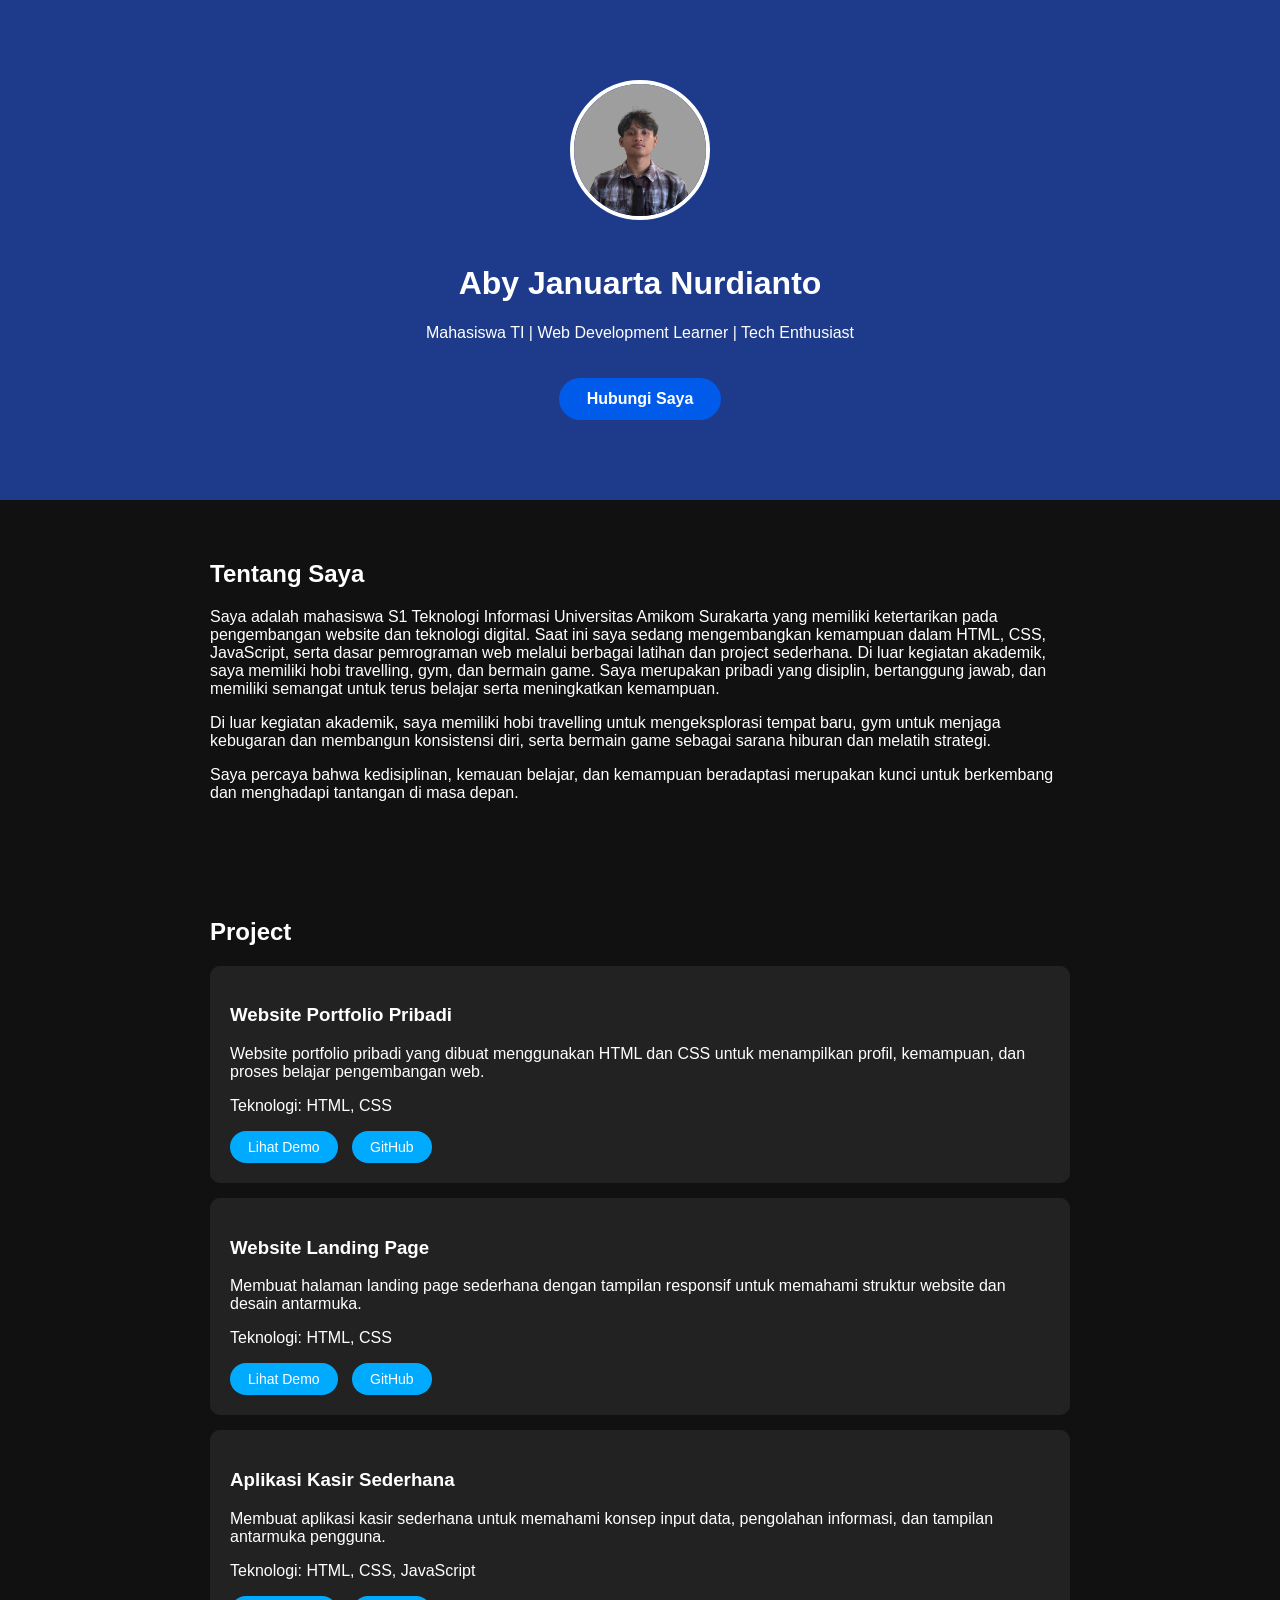
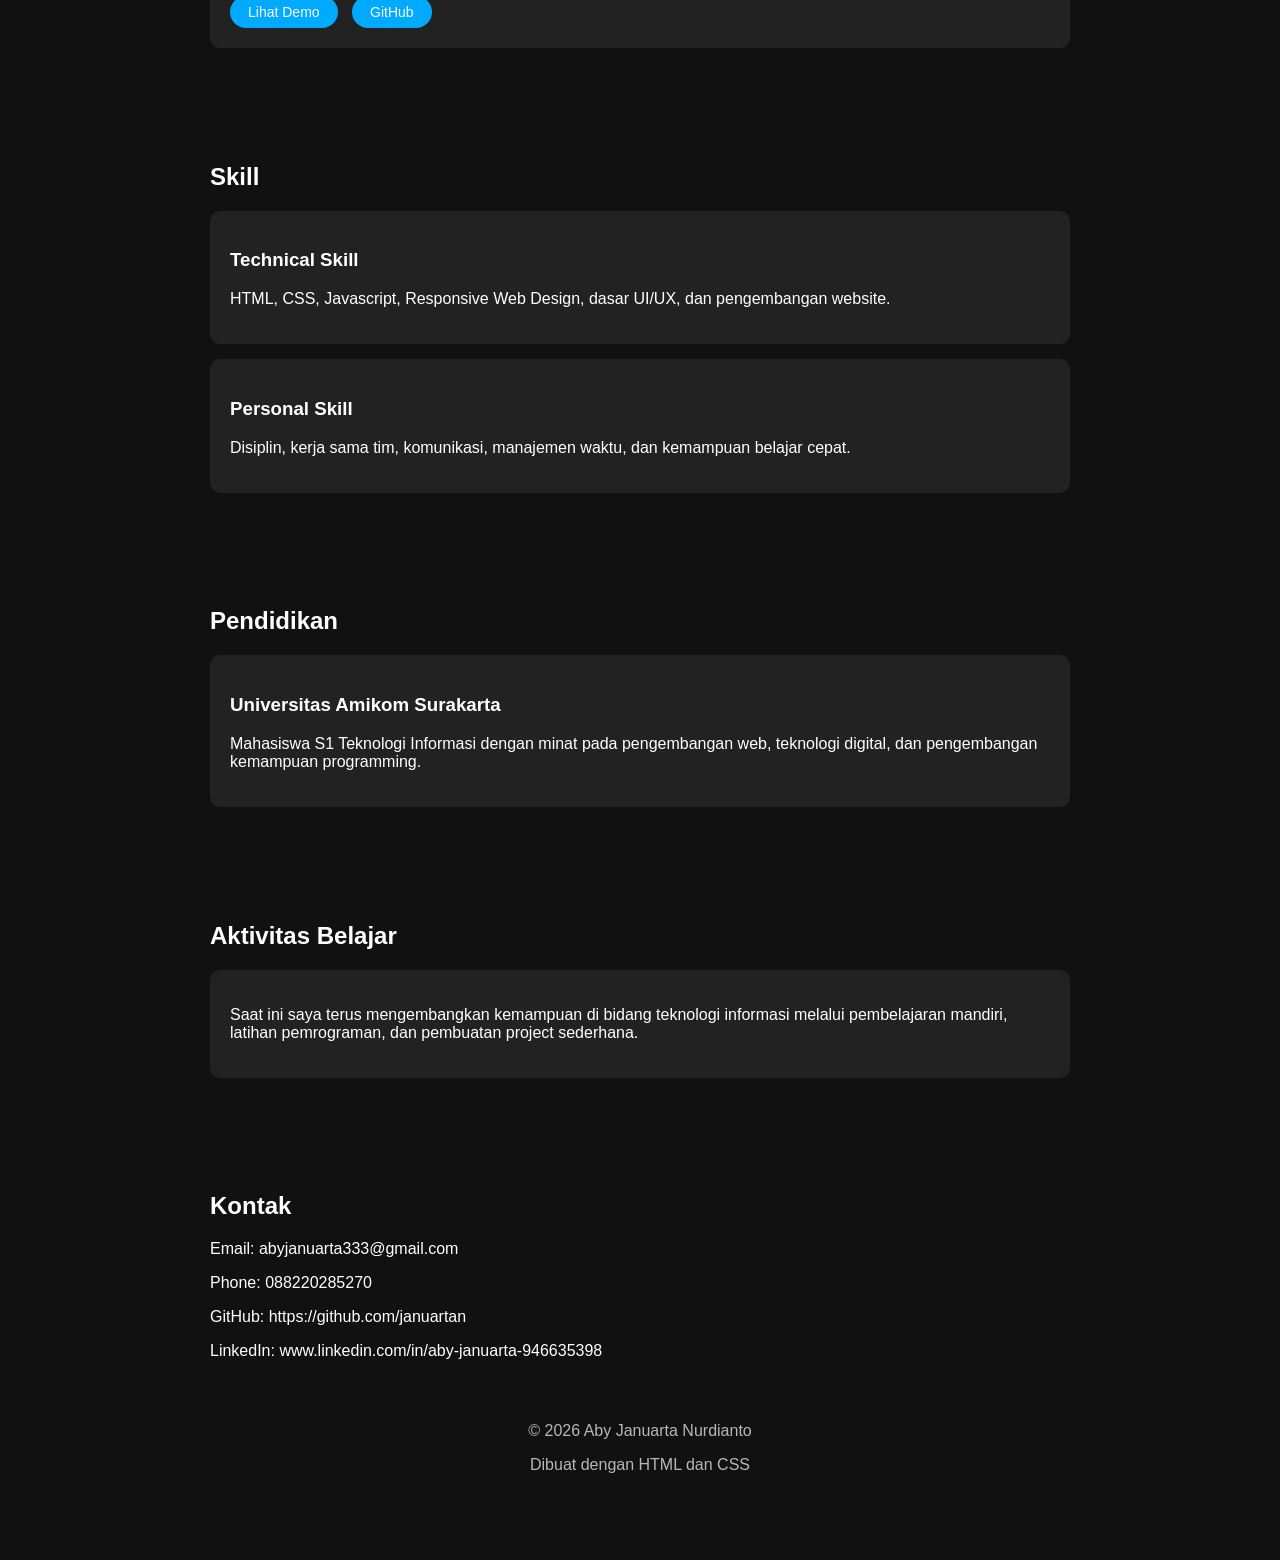
<file: index.html>
<!DOCTYPE html>
<html lang="id">
<head>
    <meta charset="UTF-8">
    <meta name="viewport" content="width=device-width, initial-scale=1.0">
    <title>Portfolio Saya</title>
    <link rel="stylesheet" href="style.css">
</head>

<body>

<header>
    <img src="foto.png" alt="Foto Aby" class="profile-img">
    <h1>Aby Januarta Nurdianto</h1>
    <p>Mahasiswa TI | Web Development Learner | Tech Enthusiast</p>
    <div class="button">
    <a href="#kontak">Hubungi Saya</a>
</div>
</header>

<section>
   <h2>Tentang Saya</h2>
    <p>
    Saya adalah mahasiswa S1 Teknologi Informasi Universitas Amikom Surakarta yang memiliki ketertarikan pada pengembangan website dan teknologi digital.
    Saat ini saya sedang mengembangkan kemampuan dalam HTML, CSS, JavaScript, serta dasar pemrograman web melalui berbagai latihan dan project sederhana.
    Di luar kegiatan akademik, saya memiliki hobi travelling, gym, dan bermain game. Saya merupakan pribadi yang disiplin, bertanggung jawab, 
    dan memiliki semangat untuk terus belajar serta meningkatkan kemampuan.
    </p>

    <p>
    Di luar kegiatan akademik, saya memiliki hobi travelling untuk mengeksplorasi
    tempat baru, gym untuk menjaga kebugaran dan membangun konsistensi diri, serta
    bermain game sebagai sarana hiburan dan melatih strategi.
    </p>

    <p>
    Saya percaya bahwa kedisiplinan, kemauan belajar, dan kemampuan beradaptasi
    merupakan kunci untuk berkembang dan menghadapi tantangan di masa depan.
    </p>
</section>

<section>
    <h2>Project</h2>

    <div class="card">
    <h3>Website Portfolio Pribadi</h3>
    <p>
    Website portfolio pribadi yang dibuat menggunakan HTML dan CSS untuk menampilkan profil, kemampuan, dan proses belajar pengembangan web.
    </p>
    <p>
    Teknologi: HTML, CSS
    </p>

    <div class="project-link">
    <a href="https://januartan.github.io/portofolio-aby/">Lihat Demo</a>
    <a href="https://github.com/januartan">GitHub</a>
</div>

</div>

    <div class="card">
    <h3>Website Landing Page</h3>
    <p>
    Membuat halaman landing page sederhana dengan tampilan responsif untuk memahami struktur website dan desain antarmuka.
    </p>
    <p>
    Teknologi: HTML, CSS
    </p>

    <div class="project-link">
    <a href="./coffe-landing-page/">Lihat Demo</a>
    <a href="https://github.com/januartan">GitHub</a>
</div>

</div>
        <div class="card">
    <h3>Aplikasi Kasir Sederhana</h3>
    <p>
        Membuat aplikasi kasir sederhana untuk memahami konsep input data,
        pengolahan informasi, dan tampilan antarmuka pengguna.
    </p>
    <p>Teknologi: HTML, CSS, JavaScript</p>

    <div class="project-link">
        <a href="./aplikasi-kasir/index.html">Lihat Demo</a>
        <a href="https://github.com/januartan">GitHub</a>
    </div>
</div>

</div>
</section>

<section>
    <h2>Skill</h2>

    <div class="card">
        <h3>Technical Skill</h3>
        <p>
        HTML, CSS, Javascript, Responsive Web Design, dasar UI/UX, dan pengembangan website.
        </p>
    </div>

    <div class="card">
        <h3>Personal Skill</h3>
        <p>
        Disiplin, kerja sama tim, komunikasi, manajemen waktu, dan kemampuan belajar cepat.
        </p>
    </div>
</section>

<section>
    <h2>Pendidikan</h2>

    <div class="card">
        <h3>Universitas Amikom Surakarta</h3>
        <p>
        Mahasiswa S1 Teknologi Informasi dengan minat pada pengembangan web,
        teknologi digital, dan pengembangan kemampuan programming.
        </p>
    </div>
</section>

<section>
    <h2>Aktivitas Belajar</h2>

    <div class="card">
        <p>
        Saat ini saya terus mengembangkan kemampuan di bidang teknologi informasi melalui pembelajaran mandiri, latihan pemrograman, dan pembuatan project sederhana.
        </p>
    </div>
</section>

<section id="kontak">
<h2>Kontak</h2>

<p>Email: abyjanuarta333@gmail.com</p>
<p>Phone: 088220285270</p>
<p>GitHub: https://github.com/januartan</p>
<p>LinkedIn: www.linkedin.com/in/aby-januarta-946635398</p>

<footer>
<p>© 2026 Aby Januarta Nurdianto</p>
<p>Dibuat dengan HTML dan CSS</p>
</footer>

</section>


<script src="script.js"></script>

</body>
</file>
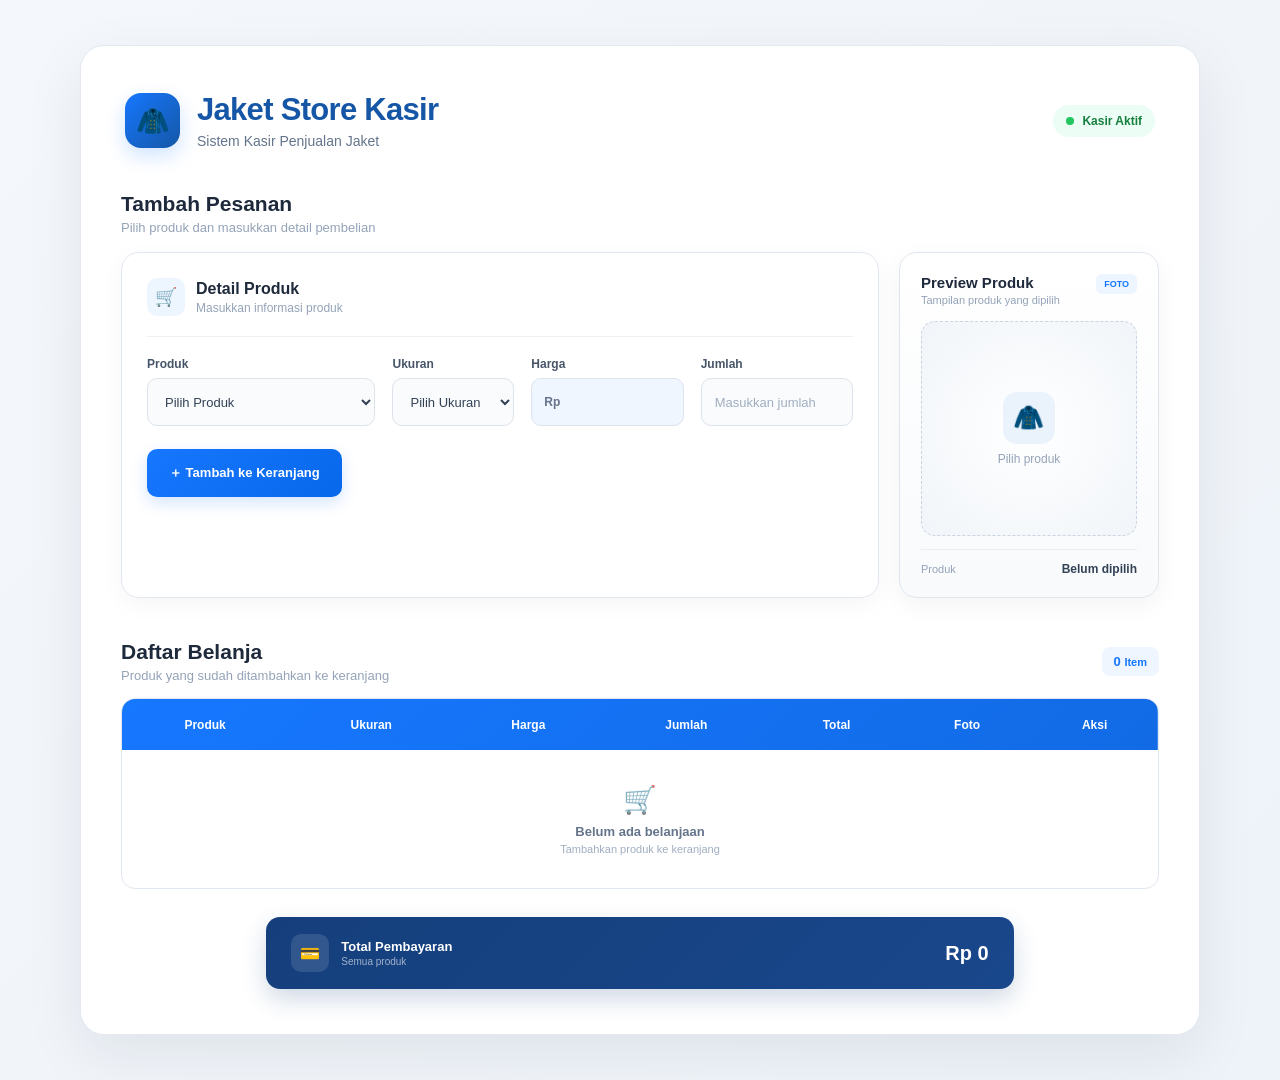
<file: aplikasi-kasir/index.html>
<!DOCTYPE html>
<html lang="id">

<head>
    <meta charset="UTF-8">

    <meta name="viewport"
        content="width=device-width, initial-scale=1.0">

    <title>Jaket Store Kasir</title>

    <link rel="stylesheet" href="./style.css">
</head>

<body>

    <main class="kasir-container">

        <!-- ================= HEADER ================= -->

        <header class="header">

            <div class="header-content">

                <div class="header-icon">
                    🧥
                </div>

                <div>
                    <h1>Jaket Store Kasir</h1>

                    <p>
                        Sistem Kasir Penjualan Jaket
                    </p>
                </div>

            </div>

            <div class="status-online">
                <span></span>
                Kasir Aktif
            </div>

        </header>


        <!-- ================= FORM ================= -->

        <section class="kasir-section">

            <div class="section-title">

                <div>
                    <h2>Tambah Pesanan</h2>

                    <p>
                        Pilih produk dan masukkan detail pembelian
                    </p>
                </div>

            </div>


            <div class="kasir-layout">


                <!-- ================= FORM KIRI ================= -->

                <div class="form-card">

                    <div class="form-card-title">
                        <span class="mini-icon">🛒</span>

                        <div>
                            <h3>Detail Produk</h3>

                            <p>Masukkan informasi produk</p>
                        </div>
                    </div>


                    <div class="form-grid">


                        <!-- PRODUK -->

                        <div class="field produk">

                            <label for="namaBarang">
                                Produk
                            </label>

                            <select
                                id="namaBarang"
                                onchange="ubahHarga()">

                                <option value="">
                                    Pilih Produk
                                </option>

                                <option value="Dobujack">
                                    Dobujack
                                </option>

                                <option value="Hooligans">
                                    Hooligans
                                </option>

                                <option value="Trouble Marker">
                                    Trouble Marker
                                </option>

                            </select>

                        </div>


                        <!-- UKURAN -->

                        <div class="field">

                            <label for="ukuran">
                                Ukuran
                            </label>

                            <select id="ukuran">

                                <option value="">
                                    Pilih Ukuran
                                </option>

                                <option value="S">S</option>

                                <option value="M">M</option>

                                <option value="L">L</option>

                                <option value="XL">XL</option>

                            </select>

                        </div>


                        <!-- HARGA -->

                        <div class="field">

                            <label for="harga">
                                Harga
                            </label>

                            <div class="input-icon">

                                <span>Rp</span>

                                <input
                                    id="harga"
                                    readonly>

                            </div>

                        </div>


                        <!-- JUMLAH -->

                        <div class="field">

                            <label for="jumlah">
                                Jumlah
                            </label>

                            <input
                                id="jumlah"
                                type="number"
                                min="1"
                                placeholder="Masukkan jumlah">

                        </div>

                    </div>


                    <!-- BUTTON -->

                    <div class="form-actions">

                        <button
                            type="button"
                            class="btn-tambah"
                            id="btnTambah"
                            onclick="tambahBarang()">

                            <span>＋</span>

                            Tambah ke Keranjang

                        </button>

                        <button
                            type="button"
                            class="btn-batal"
                            id="btnBatal"
                            onclick="batalEdit()"
                            style="display:none;">

                            Batal

                        </button>

                    </div>

                </div>


                <!-- ================= FOTO KANAN ================= -->

                <div class="photo-card">

                    <div class="photo-header">

                        <div>

                            <h3>Preview Produk</h3>

                            <p>
                                Tampilan produk yang dipilih
                            </p>

                        </div>

                        <div class="photo-badge">
                            FOTO
                        </div>

                    </div>


                    <div class="foto-box">

                        <div
                            class="foto-placeholder"
                            id="fotoPlaceholder">

                            <div class="placeholder-icon">
                                🧥
                            </div>

                            <span>
                                Pilih produk
                            </span>

                        </div>


                        <img
                            id="gambarProduk"
                            alt="Foto Produk">

                    </div>


                    <div class="photo-info">

                        <span>Produk</span>

                        <strong id="namaPreview">
                            Belum dipilih
                        </strong>

                    </div>

                </div>

            </div>

        </section>


        <!-- ================= DAFTAR BELANJA ================= -->

        <section class="daftar-belanja">

            <div class="section-title table-title">

                <div>

                    <h2>Daftar Belanja</h2>

                    <p>
                        Produk yang sudah ditambahkan ke keranjang
                    </p>

                </div>

                <div class="item-count">

                    <span id="jumlahItem">
                        0
                    </span>

                    Item

                </div>

            </div>


            <div class="table-wrapper">

                <table>

                    <thead>

                        <tr>

                            <th>Produk</th>

                            <th>Ukuran</th>

                            <th>Harga</th>

                            <th>Jumlah</th>

                            <th>Total</th>

                            <th>Foto</th>

                            <th>Aksi</th>

                        </tr>

                    </thead>


                    <tbody id="daftarBelanja">

                        <tr id="dataKosong">

                            <td colspan="7">

                                <div class="empty-state">

                                    <div>
                                        🛒
                                    </div>

                                    <strong>
                                        Belum ada belanjaan
                                    </strong>

                                    <span>
                                        Tambahkan produk ke keranjang
                                    </span>

                                </div>

                            </td>

                        </tr>

                    </tbody>

                </table>

            </div>


            <!-- ================= TOTAL ================= -->

            <div class="payment-card">

                <div class="payment-left">

                    <div class="payment-icon">
                        💳
                    </div>

                    <div>

                        <span>
                            Total Pembayaran
                        </span>

                        <small>
                            Semua produk
                        </small>

                    </div>

                </div>


                <strong id="totalPembayaran">
                    Rp 0
                </strong>

            </div>

        </section>

    </main>


    <script src="script.js"></script>

</body>

</html>
</file>
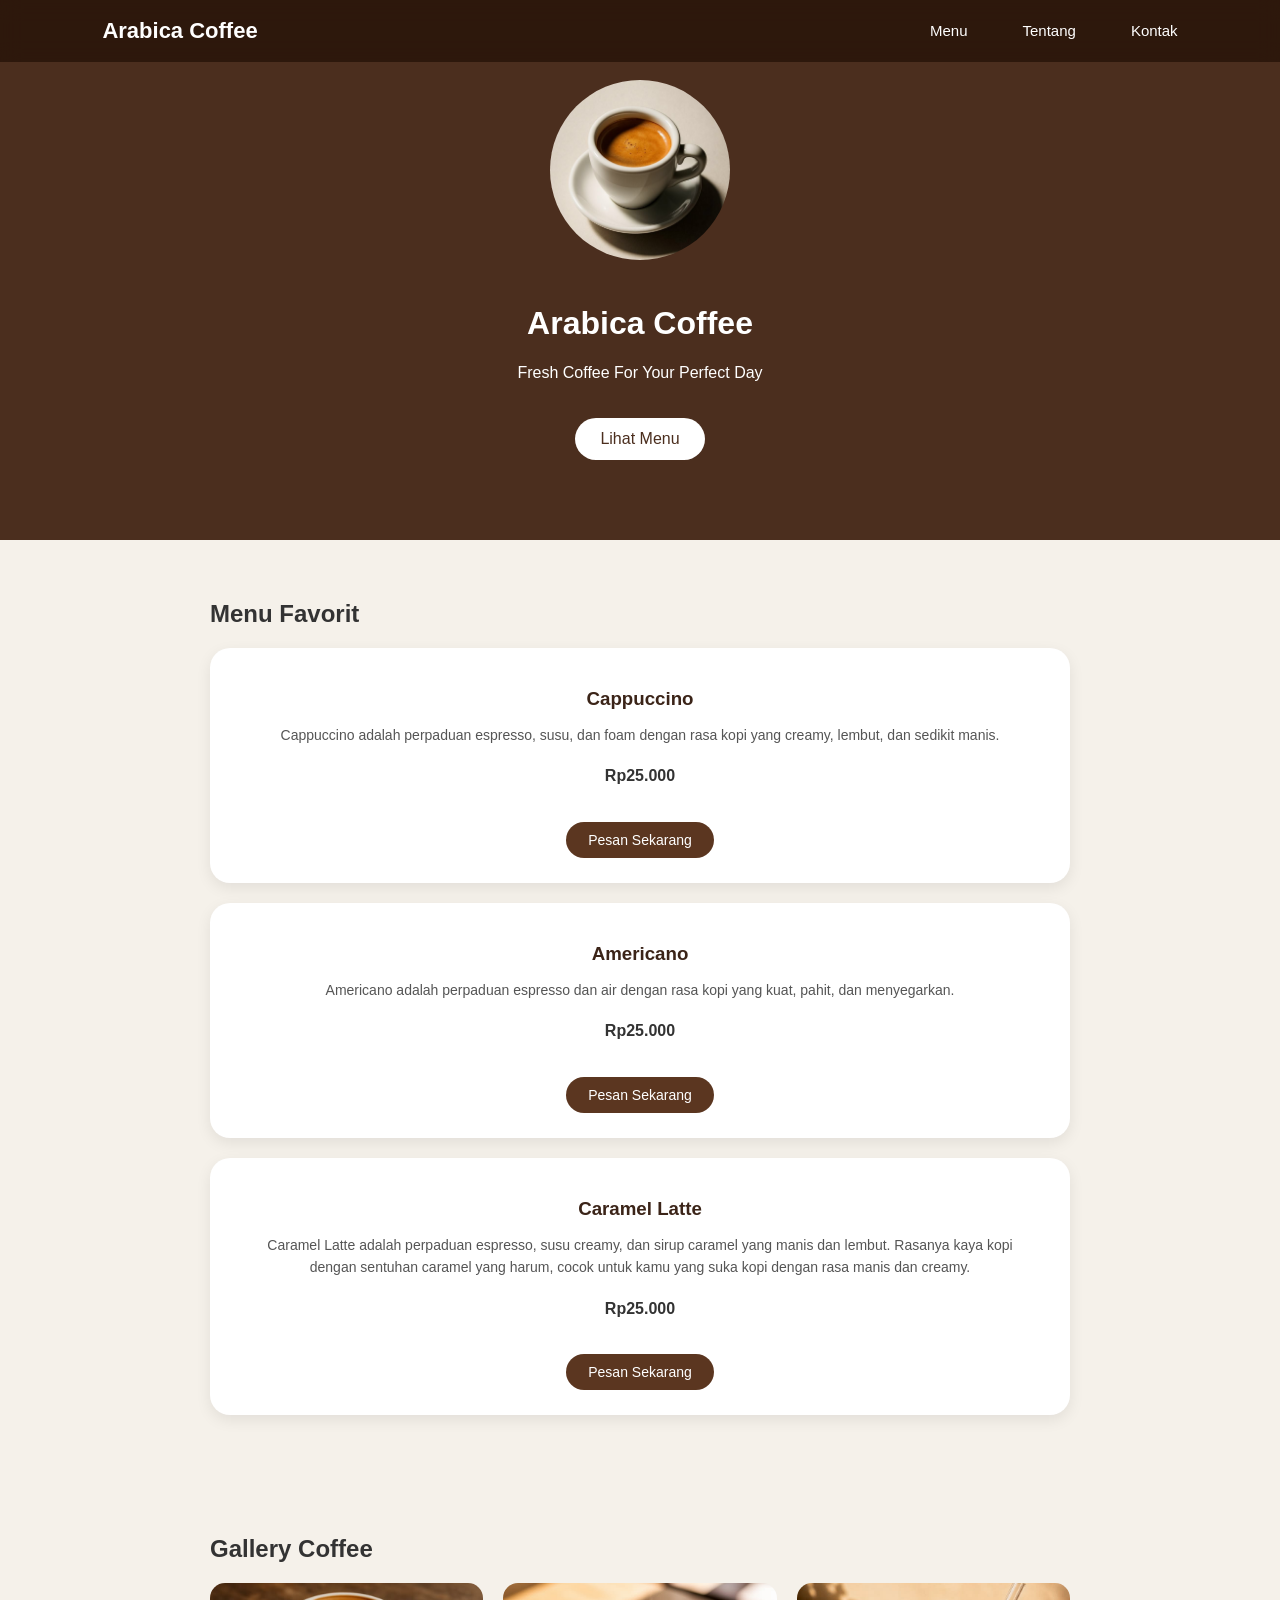
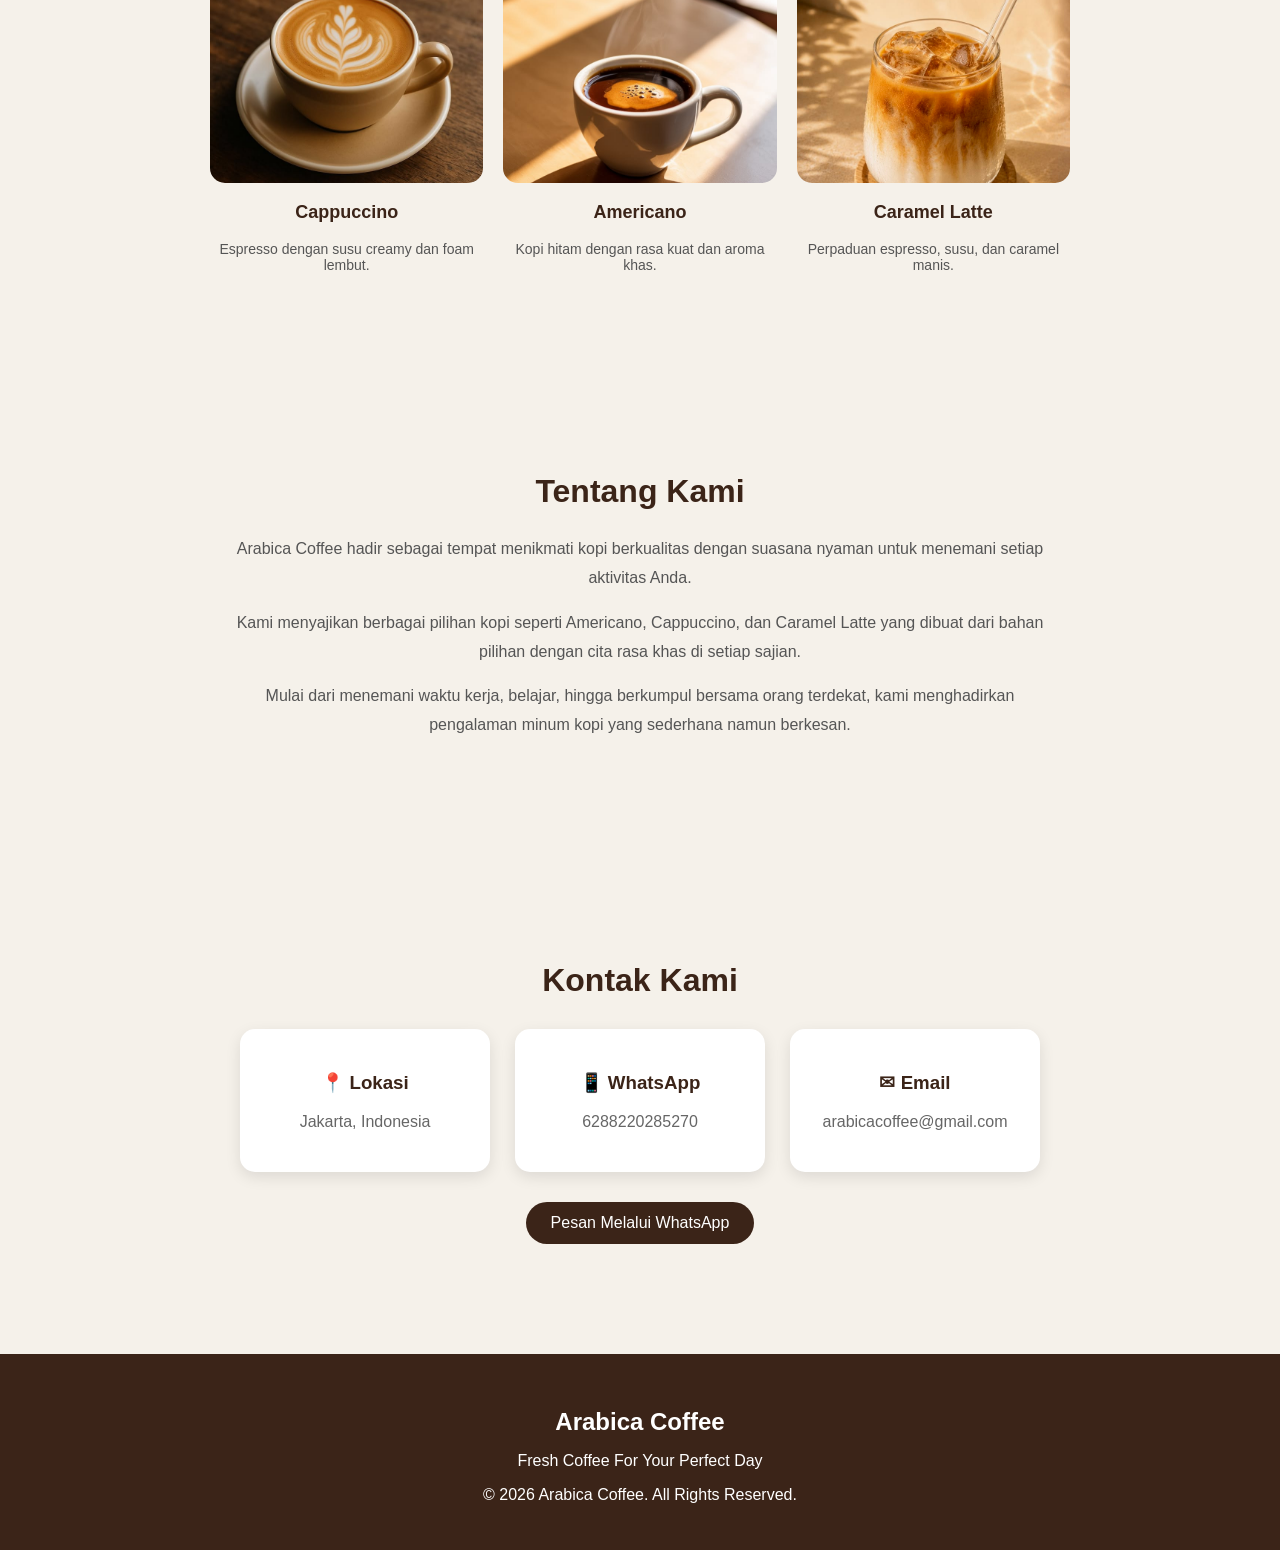
<file: coffe-landing-page/index.html>
<!DOCTYPE html>
<html lang="id">
<head>
    <meta charset="UTF-8">
    <meta name="viewport" content="width=device-width, initial-scale=1.0">
    <title>Coffee Shop</title>
    <link rel="stylesheet" href="style.css">
</head>

<body>
    <nav>
    <div class="logo">
        Arabica Coffee
    </div>

    <ul>
        <li><a href="#menu">Menu</a></li>
        <li><a href="#about">Tentang</a></li>
        <li><a href="#contact">Kontak</a></li>
    </ul>
</nav>

<header>
    <img src="images/coffee.jpg" alt="Coffee">
    <h1>Arabica Coffee</h1>
    <p>Fresh Coffee For Your Perfect Day</p>
    <a href="#menu">Lihat Menu</a>
</header>


<section id="menu">
    <h2>Menu Favorit</h2>

    <div class="menu-card">
    <h3>Cappuccino</h3>
    <p>Cappuccino adalah perpaduan espresso, susu, dan foam dengan rasa kopi yang 
        creamy, lembut, dan sedikit manis.</p>
    <h4>Rp25.000</h4>

    <a class="order-btn" href="https://wa.me/6288220285270" target="_blank">
        Pesan Sekarang
    </a>
</div>

   <div class="menu-card">
    <h3>Americano</h3>
    <p>Americano adalah perpaduan espresso dan air dengan rasa kopi yang kuat,
         pahit, dan menyegarkan.
</p>
    <h4>Rp25.000</h4>

    <a class="order-btn" href="https://wa.me/6288220285270" target="_blank">
        Pesan Sekarang
    </a>
</div>

  <div class="menu-card">
    <h3>Caramel Latte</h3>
    <p>Caramel Latte adalah perpaduan espresso, susu creamy, dan sirup caramel yang
         manis dan lembut. Rasanya kaya kopi dengan sentuhan caramel yang harum, cocok untuk kamu
          yang suka kopi dengan rasa manis dan creamy.
</p>
    <h4>Rp25.000</h4>

    <a class="order-btn" href="https://wa.me/6288220285270" target="_blank">
        Pesan Sekarang
    </a>
</div>

</section>

<section id="gallery">
    <h2>Gallery Coffee</h2>

    <div class="gallery">

        <div class="gallery-item">
            <img src="images/coffee1.jpg" alt="Coffee">
            <h3>Cappuccino</h3>
            <p>Espresso dengan susu creamy dan foam lembut.</p>
        </div>

        <div class="gallery-item">
            <img src="images/coffee2.jpg" alt="Coffee">
            <h3>Americano</h3>
            <p>Kopi hitam dengan rasa kuat dan aroma khas.</p>
        </div>

        <div class="gallery-item">
            <img src="images/coffee3.jpg" alt="Coffee">
            <h3>Caramel Latte</h3>
            <p>Perpaduan espresso, susu, dan caramel manis.</p>
        </div>

    </div>
</section>

<section id="about">

<h2>Tentang Kami</h2>

<p>
Arabica Coffee hadir sebagai tempat menikmati kopi berkualitas 
dengan suasana nyaman untuk menemani setiap aktivitas Anda.
</p>

<p>
Kami menyajikan berbagai pilihan kopi seperti Americano, 
Cappuccino, dan Caramel Latte yang dibuat dari bahan pilihan 
dengan cita rasa khas di setiap sajian.
</p>

<p>
Mulai dari menemani waktu kerja, belajar, hingga berkumpul bersama 
orang terdekat, kami menghadirkan pengalaman minum kopi yang 
sederhana namun berkesan.
</p>

</section>

<section id="contact">

<h2>Kontak Kami</h2>

<div class="contact-container">

    <div class="contact-card">
        <h3>📍 Lokasi</h3>
        <p>Jakarta, Indonesia</p>
    </div>

    <div class="contact-card">
        <h3>📱 WhatsApp</h3>
        <p>6288220285270</p>
    </div>

    <div class="contact-card">
        <h3>✉ Email</h3>
        <p>arabicacoffee@gmail.com</p>
    </div>

</div>

<a class="contact-button" href="#">
Pesan Melalui WhatsApp
</a>

</section>

<footer>
    <h3>Arabica Coffee</h3>
    <p>Fresh Coffee For Your Perfect Day</p>
    <p>© 2026 Arabica Coffee. All Rights Reserved.</p>
</footer>

</body>
</html>
</file>
<file: style.css>
body {
    font-family: Arial, sans-serif;
    margin: 0;
    padding: 0;
    background: #111;
    color: white;
}

header {
    text-align: center;
    padding: 80px 20px;
    background: #1e3a8a;
}

section {
    padding: 40px 20px;
    max-width: 900px;
    margin: auto;
}

.card {
    background: #222;
    padding: 20px;
    margin: 15px 0;
    border-radius: 10px;
}
.profile-img {
    width: 140px;
    height: 140px;
    border-radius: 50%;
    object-fit: cover;
    border: 4px solid white;
    margin-bottom: 20px;
}

.button a {
    background: #005bea;
    color: white;
    padding: 12px 28px;
    border-radius: 30px;
    display: inline-block;
    margin-top: 20px;
    text-decoration: none;
    font-weight: bold;
    transition: 0.3s;
}
.project-link {
    margin-top: 15px;
}

.project-link a {
    display: inline-block;
    padding: 8px 18px;
    margin-right: 10px;
    background: #00aaff;
    color: white;
    text-decoration: none;
    border-radius: 20px;
    font-size: 14px;
}

.project-link a:hover {
    opacity: 0.8;
}
.card {
    transition: 0.3s;
}

.card:hover {
    transform: translateY(-8px);
}

footer {
    text-align: center;
    padding: 30px;
    color: white;
    opacity: 0.7;
}

@media (max-width: 768px) {

    body {
        padding: 0 15px;
    }

    header {
        padding: 50px 20px;
    }

    header h1 {
        font-size: 28px;
    }

    header p {
        font-size: 14px;
    }

    .profile-img {
        width: 110px;
        height: 110px;
    }

    section {
        margin: 40px 0;
    }

    .card {
        width: 100%;
        padding: 20px;
    }

    .project-link a {
        padding: 8px 14px;
        font-size: 12px;
    }

body {
    font-family: Arial, sans-serif;
    margin: 0;
    padding: 0;
    background: #111;
    color: white;
}

header {
    text-align: center;
    padding: 40px 15px;
    background: #1e3a8a;
}

section {
    padding: 40px 20px;
    max-width: 900px;
    margin: auto;
}

.card {
    background: #222;
    padding: 20px;
    margin: 15px 0;
    border-radius: 10px;
}
.profile-img {
    width: 140px;
    height: 140px;
    border-radius: 50%;
    object-fit: cover;
    border: 4px solid white;
    margin-bottom: 20px;
}

.button a {
    background: #005bea;
    color: white;
    padding: 12px 28px;
    border-radius: 30px;
    display: inline-block;
    margin-top: 20px;
    text-decoration: none;
    font-weight: bold;
    transition: 0.3s;
}
.project-link {
    margin-top: 15px;
}

.project-link a {
    display: inline-block;
    padding: 8px 18px;
    margin-right: 10px;
    background: #00aaff;
    color: white;
    text-decoration: none;
    border-radius: 20px;
    font-size: 14px;
}

.project-link a:hover {
    opacity: 0.8;
}
.card {
    transition: 0.3s;
}

.card:hover {
    transform: translateY(-8px);
}

footer {
    text-align: center;
    padding: 30px;
    color: white;
    opacity: 0.7;
}

@media (max-width: 768px) {

    body {
        padding: 0 15px;
    }

    header {
        padding: 50px 20px;
    }

    header h1 {
        font-size: 28px;
    }

    header p {
        font-size: 14px;
    }

    .profile-img {
        width: 110px;
        height: 110px;
    }

    section {
        margin: 40px 0;
    }

    .card {
        width: 100%;
        padding: 20px;
    }

    .project-link a {
        padding: 8px 14px;
        font-size: 12px;
    }
}
}

html, body {
    width: 100%;
    max-width: 100%;
    overflow-x: hidden;
}

* {
    box-sizing: border-box;
}

@media (max-width: 768px) {

    body {
        width: 100%;
        overflow-x: hidden;
    }

    header {
        width: 100%;
        padding: 40px 15px;
    }

    section {
        width: 100%;
        max-width: 100%;
        padding: 20px 15px;
        margin: 0;
    }

    .card {
        width: 100%;
        max-width: 100%;
        margin: 15px 0;
        padding: 20px;
    }

    .project-link {
        width: 100%;
        display: flex;
        flex-wrap: wrap;
    }
}
</file>
<file: aplikasi-kasir/style.css>
/* =========================================================
   RESET
========================================================= */

* {
    margin: 0;
    padding: 0;
    box-sizing: border-box;
}

html {
    width: 100%;
    overflow-x: hidden;
}

body {
    width: 100%;
    min-height: 100vh;

    font-family:
        "Segoe UI",
        Arial,
        sans-serif;

    background:
        linear-gradient(
            135deg,
            #f4f7fb,
            #eef3f9
        );

    color: #1e293b;

    padding: 45px 25px;

    overflow-x: hidden;
}


/* =========================================================
   MAIN CONTAINER
========================================================= */

.kasir-container {
    width: 100%;
    max-width: 1120px;

    margin: auto;

    padding: 38px 40px 45px;

    background: #ffffff;

    border: 1px solid #e4e9f0;

    border-radius: 24px;

    box-shadow:
        0 20px 60px
        rgba(15, 23, 42, 0.08);
}


/* =========================================================
   HEADER
========================================================= */

.header {
    position: relative;

    display: flex;

    justify-content: space-between;

    align-items: center;

    margin-bottom: 35px;

    padding: 8px 4px;
}

.header-content {
    display: flex;

    align-items: center;

    gap: 17px;
}

.header-icon {
    width: 55px;
    height: 55px;

    display: flex;

    align-items: center;
    justify-content: center;

    background:
        linear-gradient(
            135deg,
            #1677ff,
            #1557a6
        );

    border-radius: 16px;

    font-size: 27px;

    box-shadow:
        0 8px 20px
        rgba(22,119,255,0.20);
}

.header h1 {
    color: #1557a6;

    font-size: 31px;

    font-weight: 800;

    letter-spacing: -0.7px;

    margin-bottom: 5px;
}

.header p {
    color: #64748b;

    font-size: 14px;
}

.status-online {
    display: flex;

    align-items: center;

    gap: 8px;

    padding: 9px 13px;

    border-radius: 20px;

    background: #ecfdf5;

    color: #15803d;

    font-size: 12px;

    font-weight: 700;
}

.status-online span {
    width: 8px;
    height: 8px;

    background: #22c55e;

    border-radius: 50%;
}


/* =========================================================
   SECTION TITLE
========================================================= */

.section-title {
    display: flex;

    justify-content: space-between;

    align-items: center;

    margin-bottom: 17px;
}

.section-title h2 {
    font-size: 21px;

    color: #1e293b;

    font-weight: 800;

    margin-bottom: 4px;
}

.section-title p {
    color: #94a3b8;

    font-size: 13px;
}


/* =========================================================
   FORM LAYOUT
========================================================= */

.kasir-layout {
    display: grid;

    grid-template-columns:
        minmax(0, 1fr)
        260px;

    gap: 20px;

    align-items: stretch;
}


/* =========================================================
   FORM CARD
========================================================= */

.form-card {
    padding: 25px;

    background: #ffffff;

    border: 1px solid #e2e8f0;

    border-radius: 18px;

    box-shadow:
        0 7px 25px
        rgba(15,23,42,0.04);
}

.form-card-title {
    display: flex;

    align-items: center;

    gap: 11px;

    padding-bottom: 20px;

    margin-bottom: 20px;

    border-bottom: 1px solid #edf1f5;
}

.mini-icon {
    width: 38px;
    height: 38px;

    display: flex;

    justify-content: center;
    align-items: center;

    background: #edf5ff;

    border-radius: 10px;

    font-size: 18px;
}

.form-card-title h3 {
    font-size: 16px;

    color: #1e293b;

    margin-bottom: 3px;
}

.form-card-title p {
    color: #94a3b8;

    font-size: 12px;
}


/* =========================================================
   FORM GRID
========================================================= */

.form-grid {
    display: grid;

    grid-template-columns:
        1.5fr
        0.8fr
        1fr
        1fr;

    gap: 17px;
}


/* =========================================================
   FIELD
========================================================= */

.field {
    min-width: 0;
}

.field label {
    display: block;

    margin-bottom: 7px;

    color: #475569;

    font-size: 12px;

    font-weight: 700;
}

.field select,
.field input {
    width: 100%;

    height: 48px;

    padding: 0 13px;

    border:
        1px solid #dce3eb;

    border-radius: 10px;

    background: #f9fbfd;

    color: #334155;

    font-family: inherit;

    font-size: 13px;

    outline: none;

    transition: 0.2s ease;
}

.field select:focus,
.field input:focus {
    background: #ffffff;

    border-color: #1677ff;

    box-shadow:
        0 0 0 3px
        rgba(22,119,255,0.08);
}

#harga {
    background: #f0f6ff;

    color: #1557a6;

    font-weight: 700;
}

.field input::placeholder {
    color: #a0aec0;
}


/* =========================================================
   HARGA ICON
========================================================= */

.input-icon {
    position: relative;
}

.input-icon span {
    position: absolute;

    left: 13px;

    top: 50%;

    transform: translateY(-50%);

    color: #64748b;

    font-size: 12px;

    font-weight: 700;

    pointer-events: none;
}

.input-icon input {
    padding-left: 36px;
}


/* =========================================================
   BUTTON
========================================================= */

.form-actions {
    display: flex;

    gap: 10px;

    margin-top: 23px;
}

.btn-tambah,
.btn-batal {
    height: 48px;

    padding: 0 22px;

    border: none;

    border-radius: 10px;

    font-family: inherit;

    font-size: 13px;

    font-weight: 700;

    cursor: pointer;

    transition: 0.2s ease;
}

.btn-tambah {
    background:
        linear-gradient(
            135deg,
            #1677ff,
            #0868eb
        );

    color: #ffffff;

    box-shadow:
        0 6px 16px
        rgba(22,119,255,0.18);
}

.btn-tambah:hover {
    transform: translateY(-1px);

    box-shadow:
        0 9px 20px
        rgba(22,119,255,0.25);
}

.btn-batal {
    background: #f1f5f9;

    color: #64748b;
}

.btn-batal:hover {
    background: #e2e8f0;
}


/* =========================================================
   PHOTO CARD — TERPISAH
========================================================= */

.photo-card {
    padding: 21px;

    display: flex;

    flex-direction: column;

    background:
        linear-gradient(
            180deg,
            #ffffff,
            #f8fafc
        );

    border:
        1px solid #dfe6ee;

    border-radius: 18px;

    box-shadow:
        0 7px 25px
        rgba(15,23,42,0.05);
}

.photo-header {
    display: flex;

    justify-content: space-between;

    align-items: flex-start;

    margin-bottom: 15px;
}

.photo-header h3 {
    font-size: 15px;

    color: #1e293b;

    margin-bottom: 3px;
}

.photo-header p {
    color: #94a3b8;

    font-size: 11px;
}

.photo-badge {
    padding: 5px 8px;

    background: #edf5ff;

    color: #1677ff;

    border-radius: 6px;

    font-size: 9px;

    font-weight: 800;
}


/* =========================================================
   FOTO
========================================================= */

.foto-box {
    position: relative;

    width: 100%;

    height: 215px;

    display: flex;

    justify-content: center;
    align-items: center;

    overflow: hidden;

    background:
        radial-gradient(
            circle at center,
            #ffffff,
            #f1f5f9
        );

    border:
        1px dashed #cbd5e1;

    border-radius: 14px;
}

.foto-box img {
    width: 100%;
    height: 100%;

    object-fit: contain;

    display: none;
}

.foto-placeholder {
    display: flex;

    flex-direction: column;

    align-items: center;

    gap: 8px;

    color: #94a3b8;

    font-size: 12px;
}

.placeholder-icon {
    width: 52px;
    height: 52px;

    display: flex;

    align-items: center;
    justify-content: center;

    background: #eaf2fc;

    border-radius: 14px;

    font-size: 25px;
}

.photo-info {
    display: flex;

    justify-content: space-between;

    align-items: center;

    margin-top: 13px;

    padding-top: 12px;

    border-top: 1px solid #e9eef3;
}

.photo-info span {
    color: #94a3b8;

    font-size: 11px;
}

.photo-info strong {
    max-width: 140px;

    overflow: hidden;

    text-overflow: ellipsis;

    white-space: nowrap;

    color: #334155;

    font-size: 12px;
}


/* =========================================================
   DAFTAR BELANJA
========================================================= */

.daftar-belanja {
    margin-top: 42px;
}

.table-title {
    margin-bottom: 15px;
}

.item-count {
    padding: 7px 12px;

    background: #eff6ff;

    color: #1677ff;

    border-radius: 8px;

    font-size: 11px;

    font-weight: 700;
}

.item-count span {
    font-size: 13px;
}


/* =========================================================
   TABLE
========================================================= */

.table-wrapper {
    width: 100%;

    overflow-x: auto;

    border:
        1px solid #e2e8f0;

    border-radius: 14px;

    background: #ffffff;

    -webkit-overflow-scrolling: touch;
}

table {
    width: 100%;

    border-collapse: collapse;
}

thead {
    background:
        linear-gradient(
            135deg,
            #1677ff,
            #126be5
        );

    color: #ffffff;
}

th {
    height: 51px;

    padding: 0 13px;

    font-size: 12px;

    font-weight: 700;

    text-align: center;

    white-space: nowrap;
}

td {
    height: 65px;

    padding: 9px 12px;

    text-align: center;

    color: #475569;

    font-size: 12px;

    border-bottom:
        1px solid #edf1f5;
}

tbody tr:last-child td {
    border-bottom: none;
}

tbody tr:hover {
    background: #f8fafc;
}


/* FOTO TABEL */

td img {
    width: 43px;
    height: 43px;

    object-fit: contain;

    border-radius: 7px;
}


/* =========================================================
   EMPTY STATE
========================================================= */

.empty-state {
    display: flex;

    flex-direction: column;

    align-items: center;

    justify-content: center;

    gap: 4px;

    min-height: 120px;
}

.empty-state div {
    font-size: 27px;

    margin-bottom: 4px;
}

.empty-state strong {
    color: #64748b;

    font-size: 13px;
}

.empty-state span {
    color: #a0aec0;

    font-size: 11px;
}


/* =========================================================
   ACTION BUTTON
========================================================= */

.action-buttons {
    display: flex;

    justify-content: center;

    gap: 6px;
}

.btn-edit,
.btn-delete {
    width: 32px;
    height: 32px;

    border: none;

    border-radius: 8px;

    cursor: pointer;

    font-size: 13px;

    transition: 0.2s ease;
}

.btn-edit {
    background: #eff6ff;

    color: #1677ff;
}

.btn-edit:hover {
    background: #dbeafe;
}

.btn-delete {
    background: #fff1f2;

    color: #e11d48;
}

.btn-delete:hover {
    background: #ffe4e6;
}


/* =========================================================
   PAYMENT
========================================================= */

.payment-card {
    width: 72%;

    min-height: 72px;

    margin: 28px auto 0;

    padding: 0 25px;

    display: flex;

    justify-content: space-between;

    align-items: center;

    background:
        linear-gradient(
            135deg,
            #153f7c,
            #19478b
        );

    color: #ffffff;

    border-radius: 14px;

    box-shadow:
        0 10px 25px
        rgba(21,63,124,0.20);
}

.payment-left {
    display: flex;

    align-items: center;

    gap: 12px;
}

.payment-icon {
    width: 38px;
    height: 38px;

    display: flex;

    align-items: center;
    justify-content: center;

    background:
        rgba(255,255,255,0.12);

    border-radius: 10px;
}

.payment-left span {
    display: block;

    font-size: 13px;

    font-weight: 700;
}

.payment-left small {
    display: block;

    margin-top: 2px;

    color:
        rgba(255,255,255,0.60);

    font-size: 10px;
}

.payment-card > strong {
    font-size: 20px;
}


/* =========================================================
   TABLET
========================================================= */

@media (max-width: 950px) {

    body {
        padding: 25px 15px;
    }

    .kasir-container {
        padding: 30px 25px 40px;
    }

    .kasir-layout {
        grid-template-columns: 1fr;
    }

    .photo-card {
        min-height: 280px;
    }

    .foto-box {
        height: 230px;
    }

    .form-grid {
        grid-template-columns: repeat(2, 1fr);
    }

    .payment-card {
        width: 85%;
    }
}


/* =========================================================
   MOBILE
========================================================= */

@media (max-width: 600px) {

    body {
        padding: 0;

        background: #f5f7fb;
    }

    .kasir-container {
        width: 100%;

        min-height: 100vh;

        padding: 0 14px 105px;

        border: none;

        border-radius: 0;

        box-shadow: none;

        background: #f5f7fb;
    }


    /* HEADER */

    .header {
        margin:
            0 -14px 20px;

        padding:
            27px 19px;

        display: block;

        background:
            linear-gradient(
                135deg,
                #1557a6,
                #1677ff
            );

        border-radius:
            0 0 24px 24px;

        box-shadow:
            0 8px 25px
            rgba(21,87,166,0.20);
    }

    .header-content {
        gap: 12px;
    }

    .header-icon {
        width: 44px;
        height: 44px;

        font-size: 21px;

        border-radius: 12px;
    }

    .header h1 {
        color: #ffffff;

        font-size: 23px;
    }

    .header p {
        color:
            rgba(255,255,255,0.78);

        font-size: 12px;
    }

    .status-online {
        display: none;
    }


    /* SECTION */

    .section-title h2 {
        font-size: 20px;
    }

    .section-title p {
        font-size: 11px;
    }


    /* LAYOUT */

    .kasir-layout {
        display: flex;

        flex-direction: column;

        gap: 14px;
    }


    /* FORM */

    .form-card {
        padding: 18px 15px;

        border-radius: 18px;
    }

    .form-card-title {
        padding-bottom: 15px;

        margin-bottom: 15px;
    }

    .form-grid {
        display: flex;

        flex-direction: column;

        gap: 15px;
    }

    .field label {
        font-size: 12px;
    }

    .field select,
    .field input {
        height: 49px;

        font-size: 13px;
    }


    /* PHOTO */

    .photo-card {
        padding: 17px;

        border-radius: 18px;
    }

    .foto-box {
        height: 210px;
    }


    /* BUTTON */

    .form-actions {
        flex-direction: column;
    }

    .btn-tambah,
    .btn-batal {
        width: 100%;

        height: 50px;
    }


    /* TABLE */

    .daftar-belanja {
        margin-top: 30px;
    }

    .table-wrapper {
        border-radius: 15px;
    }

    table {
        min-width: 720px;
    }

    th {
        height: 50px;

        font-size: 11px;
    }

    td {
        font-size: 11px;
    }


    /* PAYMENT */

    .payment-card {
        position: fixed;

        z-index: 100;

        left: 9px;
        right: 9px;
        bottom: 9px;

        width: auto;

        min-height: 64px;

        margin: 0;

        padding: 0 17px;

        border-radius: 16px;
    }

    .payment-card > strong {
        font-size: 17px;
    }

    .payment-left span {
        font-size: 12px;
    }

    .payment-left small {
        font-size: 9px;
    }
}


/* =========================================================
   MOBILE KECIL
========================================================= */

@media (max-width: 380px) {

    .kasir-container {
        padding-left: 10px;

        padding-right: 10px;
    }

    .header {
        margin-left: -10px;

        margin-right: -10px;

        padding: 25px 16px;
    }

    .header h1 {
        font-size: 21px;
    }

    .form-card,
    .photo-card {
        padding: 15px 13px;
    }

    .foto-box {
        height: 180px;
    }

    .payment-card {
        left: 7px;
        right: 7px;
        bottom: 7px;
    }
}
</file>
<file: coffe-landing-page/style.css>
* {
    box-sizing: border-box;
}

body {
    margin: 0;
    font-family: Arial, sans-serif;
    background: #f5f1ea;
    color: #333;
}


header {
    background: #4b2e1e;
    color: white;
    text-align: center;
    padding: 80px 20px;
}


header a {
    display: inline-block;
    margin-top: 20px;
    padding: 12px 25px;
    background: white;
    color: #4b2e1e;
    text-decoration: none;
    border-radius: 25px;
}


section {
    padding: 40px 20px;
    max-width: 900px;
    margin: auto;
}


.card {
    background: white;
    padding: 25px;
    margin: 20px 0;
    border-radius: 15px;
}


footer {
    text-align: center;
    padding: 20px;
    background: #4b2e1e;
    color: white;
}

header img {
    width: 180px;
    height: 180px;
    object-fit: cover;
    border-radius: 50%;
    margin-bottom: 20px;
}
nav {
    display: flex;
    justify-content: space-between;
    align-items: 20px 40px;
    background: #2b160b;
    color: white;
}
nav a {
    color: white;
    text-decoration: none;
    margin-left: 20px;
}
nav a:hover {
    color: #d6a85f;
}
.card h4 {
    color: #4b2e1e;
    font-size: 20px;
}

.order {
    display: inline-block;
    margin-top: 15px;
    padding: 10px 20px;
    background: #4b2e1e;
    color: white;
    text-decoration: none;
    border-radius: 20px;
}

.order:hover {
    opacity: 0.8;
}
.gallery {
    display: grid;
    grid-template-columns: repeat(3, 1fr);
    gap: 20px;
}

.gallery img {
    width: 100%;
    height: 220px;
    object-fit: cover;
    border-radius: 15px;
    transition: 0.3s;
}

.gallery img:hover {
    transform: scale(1.05);
}


@media (max-width: 768px) {
    .gallery {
        grid-template-columns: 1fr;
    }
}
.gallery {
    display: grid;
    grid-template-columns: repeat(3, 1fr);
    gap: 20px;
    margin-top: 20px;
}

.gallery img {
    width: 100%;
    height: 200px;
    object-fit: cover;
    border-radius: 15px;
}

@media (max-width: 768px) {
    .gallery {
        grid-template-columns: 1fr;
    }

    .gallery img {
        height: 250px;
    }
}
/* NAVBAR */
nav {
    position: fixed;
    top: 0;
    left: 0;
    width: 100%;
    padding: 18px 8%;
    display: flex;
    justify-content: space-between;
    align-items: center;
    background: rgba(40, 20, 10, 0.85);
    backdrop-filter: blur(10px);
    z-index: 1000;
}

nav .logo {
    color: white;
    font-size: 22px;
    font-weight: bold;
}

nav ul {
    display: flex;
    gap: 35px;
    list-style: none;
    margin: 0;
    padding: 0;
}

nav ul li a {
    color: white;
    text-decoration: none;
    font-size: 15px;
    transition: 0.3s;
}

nav ul li a:hover {
    color: #d9a066;
}


/* MOBILE NAVBAR */
@media(max-width:768px){

    nav {
        padding: 15px 20px;
    }

    nav .logo {
        font-size: 18px;
    }

    nav ul {
        gap: 15px;
    }

    nav ul li a {
        font-size: 12px;
    }

}
.gallery-item {
    text-align: center;
}

.gallery-item h3 {
    margin-top: 15px;
    font-size: 18px;
    color: #3b2418;
}

.gallery-item p {
    font-size: 14px;
    color: #555;
}
.gallery-item:hover {
    transform: translateY(-8px);
}

.gallery-item {
    transition: 0.3s;
}
.menu-container {
    display: grid;
    grid-template-columns: repeat(3,1fr);
    gap: 25px;
    margin-top: 30px;
}


.menu-card {
    background: white;
    border-radius: 15px;
    overflow: hidden;
    padding-bottom: 20px;
    text-align: center;
    box-shadow: 0 5px 20px rgba(0,0,0,0.1);
    transition: 0.3s;
}


.menu-card:hover {
    transform: translateY(-8px);
}


.menu-card img {
    width:100%;
    height:220px;
    object-fit:cover;
}


.menu-card h3 {
    color:#3b2418;
    margin-top:15px;
}


.menu-card p {
    color:#666;
    padding:0 20px;
    font-size:14px;
}


.menu-card span {
    display:block;
    font-weight:bold;
    color:#8b4513;
    margin:15px;
}


.menu-card a {
    background:#3b2418;
    color:white;
    padding:10px 20px;
    border-radius:20px;
    text-decoration:none;
}


@media(max-width:768px){

.menu-container {
    grid-template-columns:1fr;
}

}
#about {
    max-width: 900px;
    margin: 80px auto;
    padding: 40px;
    text-align: center;
}

#about h2 {
    font-size: 32px;
    color: #3b2418;
    margin-bottom: 25px;
}

#about p {
    font-size: 16px;
    line-height: 1.8;
    color: #555;
    margin-bottom: 15px;
}
#contact {
    padding: 60px 20px;
    text-align: center;
}

#contact h2 {
    font-size: 32px;
    color: #3b2418;
    margin-bottom: 30px;
}

.contact-container {
    display: flex;
    justify-content: center;
    gap: 25px;
    flex-wrap: wrap;
}

.contact-card {
    background: white;
    width: 250px;
    padding: 25px;
    border-radius: 15px;
    box-shadow: 0 5px 15px rgba(0,0,0,0.1);
}

.contact-card h3 {
    color: #3b2418;
}

.contact-card p {
    color: #666;
}

.contact-button {
    display: inline-block;
    margin-top: 30px;
    background: #3b2418;
    color: white;
    padding: 12px 25px;
    border-radius: 25px;
    text-decoration: none;
}

.contact-button:hover {
    opacity: 0.8;
}


@media(max-width:768px){

.contact-card {
    width:100%;
}

}
footer {
    background: #3b2418;
    color: white;
    text-align: center;
    padding: 30px 20px;
    margin-top: 50px;
}

footer h3 {
    font-size: 24px;
    margin-bottom: 10px;
}
button,
a {
    cursor: pointer;
}

.menu-card a {
    background: #5b3620;
    color: white;
    padding: 10px 22px;
    border-radius: 25px;
    text-decoration: none;
    display: inline-block;
    margin-top: 15px;
    transition: 0.3s;
}

.menu-card a:hover {
    background: #8b5e3c;
}
.order-btn {
    display: inline-block;
    background: #5b3620;
    color: white !important;
    padding: 10px 22px;
    border-radius: 25px;
    text-decoration: none !important;
    margin-top: 15px;
    font-size: 14px;
    transition: 0.3s;
}

.order-btn:hover {
    background: #8b5e3c;
}
.menu-card {
    background: white;
    padding: 25px;
    border-radius: 20px;
    margin-bottom: 20px;
    text-align: center;
    box-shadow: 0 5px 15px rgba(0,0,0,0.08);
}

.menu-card h3 {
    margin-bottom: 10px;
}

.menu-card p {
    line-height: 1.6;
    color: #555;
}
.menu-container {
    display: grid;
    grid-template-columns: repeat(3, 1fr);
    gap: 25px;
}
@media(max-width:768px){
    .menu-container{
        grid-template-columns: 1fr;
    }
}
</file>
